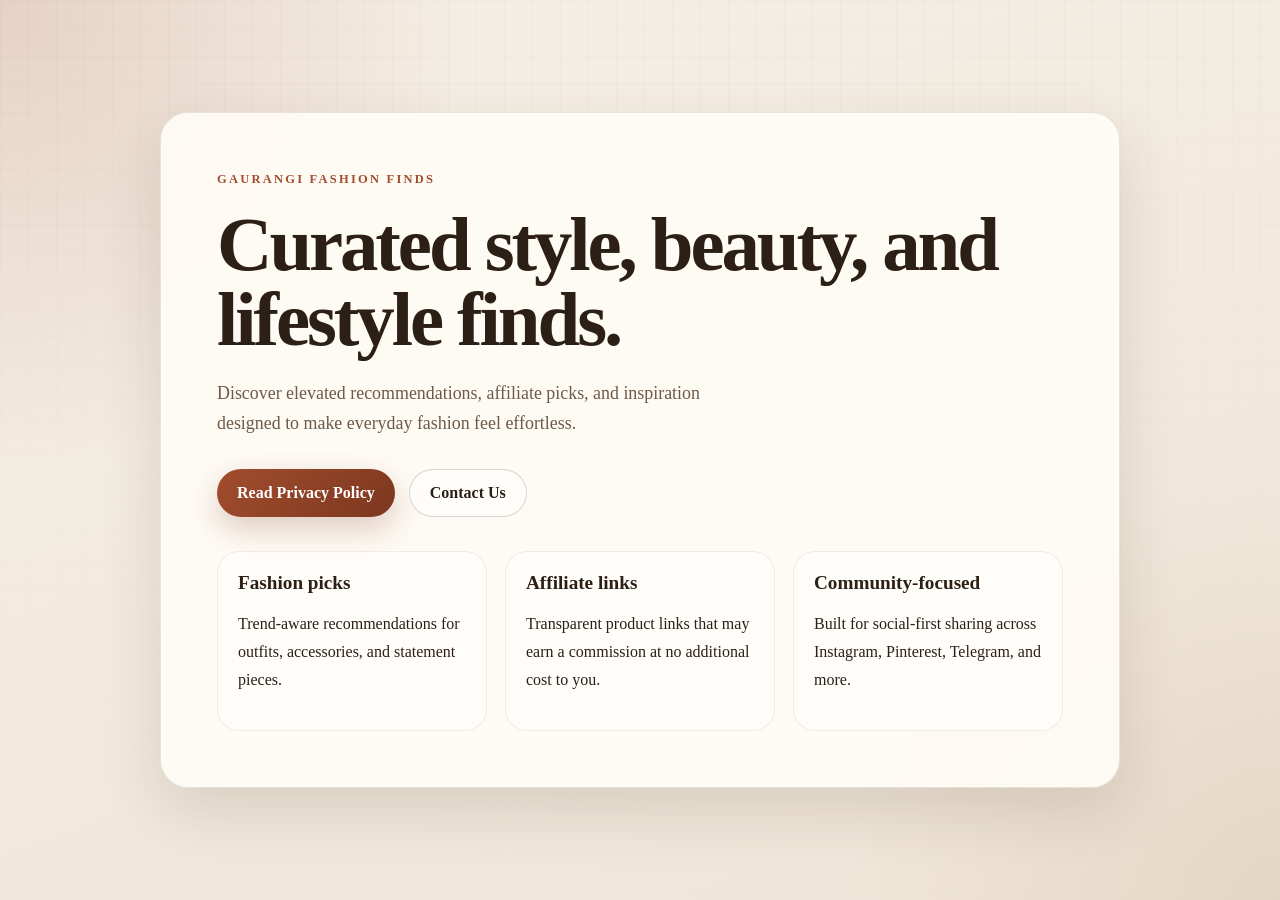
<file: index.html>
<!DOCTYPE html>
<html lang="en">
  <head>
    <meta charset="UTF-8" />
    <meta name="viewport" content="width=device-width, initial-scale=1.0" />
    <title>Gaurangi Fashion Finds</title>
    <meta
      name="description"
      content="Gaurangi Fashion Finds shares curated fashion, beauty, and lifestyle recommendations with a privacy policy and affiliate disclosure."
    />
    <link rel="stylesheet" href="styles.css" />
  </head>
  <body>
    <div class="page-shell">
      <main class="hero-card">
        <p class="eyebrow">Gaurangi Fashion Finds</p>
        <h1>Curated style, beauty, and lifestyle finds.</h1>
        <p class="lead">
          Discover elevated recommendations, affiliate picks, and inspiration designed to make
          everyday fashion feel effortless.
        </p>

        <div class="actions">
          <a class="button button-primary" href="privacy-policy.html">Read Privacy Policy</a>
          <a class="button button-secondary" href="mailto:gaurangifashionfinds@gmail.com">Contact Us</a>
        </div>

        <section class="info-grid" aria-label="Highlights">
          <article>
            <h2>Fashion picks</h2>
            <p>Trend-aware recommendations for outfits, accessories, and statement pieces.</p>
          </article>
          <article>
            <h2>Affiliate links</h2>
            <p>Transparent product links that may earn a commission at no additional cost to you.</p>
          </article>
          <article>
            <h2>Community-focused</h2>
            <p>Built for social-first sharing across Instagram, Pinterest, Telegram, and more.</p>
          </article>
        </section>
      </main>
    </div>
  </body>
</html>
</file>
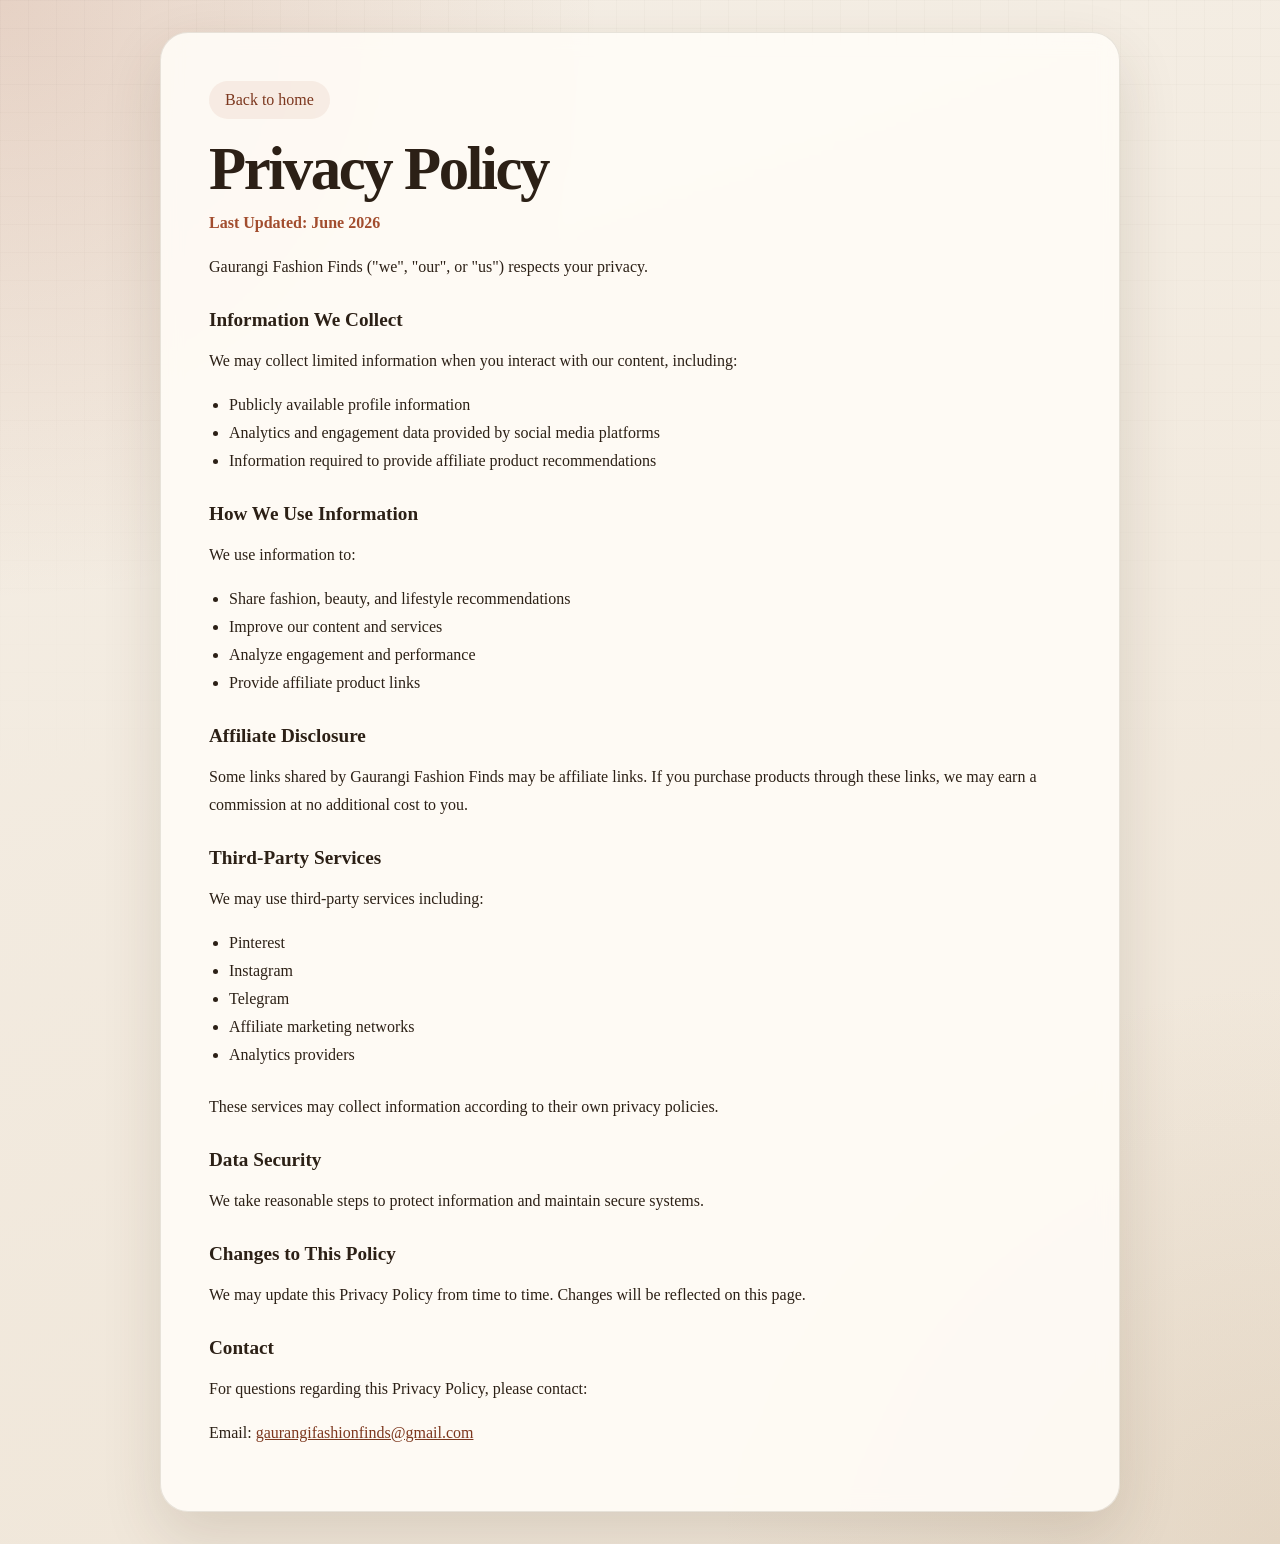
<file: privacy-policy.html>
<!DOCTYPE html>
<html lang="en">
  <head>
    <meta charset="UTF-8" />
    <meta name="viewport" content="width=device-width, initial-scale=1.0" />
    <title>Privacy Policy | Gaurangi Fashion Finds</title>
    <meta name="description" content="Privacy Policy for Gaurangi Fashion Finds." />
    <link rel="stylesheet" href="styles.css" />
  </head>
  <body>
    <div class="page-shell">
      <main class="policy-card">
        <a class="back-link" href="index.html">Back to home</a>
        <h1>Privacy Policy</h1>
        <p class="updated">Last Updated: June 2026</p>

        <p>Gaurangi Fashion Finds ("we", "our", or "us") respects your privacy.</p>

        <h2>Information We Collect</h2>
        <p>We may collect limited information when you interact with our content, including:</p>
        <ul>
          <li>Publicly available profile information</li>
          <li>Analytics and engagement data provided by social media platforms</li>
          <li>Information required to provide affiliate product recommendations</li>
        </ul>

        <h2>How We Use Information</h2>
        <p>We use information to:</p>
        <ul>
          <li>Share fashion, beauty, and lifestyle recommendations</li>
          <li>Improve our content and services</li>
          <li>Analyze engagement and performance</li>
          <li>Provide affiliate product links</li>
        </ul>

        <h2>Affiliate Disclosure</h2>
        <p>
          Some links shared by Gaurangi Fashion Finds may be affiliate links. If you purchase
          products through these links, we may earn a commission at no additional cost to you.
        </p>

        <h2>Third-Party Services</h2>
        <p>We may use third-party services including:</p>
        <ul>
          <li>Pinterest</li>
          <li>Instagram</li>
          <li>Telegram</li>
          <li>Affiliate marketing networks</li>
          <li>Analytics providers</li>
        </ul>
        <p>
          These services may collect information according to their own privacy policies.
        </p>

        <h2>Data Security</h2>
        <p>
          We take reasonable steps to protect information and maintain secure systems.
        </p>

        <h2>Changes to This Policy</h2>
        <p>
          We may update this Privacy Policy from time to time. Changes will be reflected on this
          page.
        </p>

        <h2>Contact</h2>
        <p>For questions regarding this Privacy Policy, please contact:</p>
        <p>
          Email:
          <a href="mailto:gaurangifashionfinds@gmail.com">gaurangifashionfinds@gmail.com</a>
        </p>
      </main>
    </div>
  </body>
</html>
</file>
<file: styles.css>
:root {
  color-scheme: light;
  --bg: #f5efe6;
  --bg-alt: #efe5d7;
  --card: rgba(255, 252, 247, 0.9);
  --card-border: rgba(68, 50, 31, 0.12);
  --text: #2c2016;
  --muted: #6d5a49;
  --accent: #a24d2e;
  --accent-dark: #7c371e;
  --shadow: 0 24px 60px rgba(73, 49, 28, 0.14);
  --radius: 28px;
}

* {
  box-sizing: border-box;
}

html {
  min-height: 100%;
}

body {
  margin: 0;
  font-family: Georgia, "Times New Roman", serif;
  color: var(--text);
  background:
    radial-gradient(circle at top left, rgba(162, 77, 46, 0.18), transparent 30%),
    radial-gradient(circle at right bottom, rgba(170, 136, 97, 0.16), transparent 28%),
    linear-gradient(160deg, var(--bg), var(--bg-alt));
}

body::before {
  content: "";
  position: fixed;
  inset: 0;
  background-image: linear-gradient(rgba(44, 32, 22, 0.03) 1px, transparent 1px),
    linear-gradient(90deg, rgba(44, 32, 22, 0.03) 1px, transparent 1px);
  background-size: 28px 28px;
  pointer-events: none;
  mask-image: linear-gradient(to bottom, rgba(0, 0, 0, 0.65), transparent 92%);
}

.page-shell {
  min-height: 100vh;
  display: grid;
  place-items: center;
  padding: 32px;
}

.hero-card,
.policy-card {
  width: min(100%, 960px);
  background: var(--card);
  border: 1px solid var(--card-border);
  border-radius: var(--radius);
  box-shadow: var(--shadow);
  backdrop-filter: blur(10px);
}

.hero-card {
  padding: clamp(28px, 5vw, 56px);
}

.policy-card {
  padding: clamp(24px, 4vw, 48px);
}

.eyebrow {
  margin: 0 0 16px;
  color: var(--accent);
  text-transform: uppercase;
  letter-spacing: 0.18em;
  font-size: 0.78rem;
  font-weight: 700;
}

h1 {
  margin: 0;
  font-size: clamp(2.6rem, 6vw, 5rem);
  line-height: 0.98;
  letter-spacing: -0.04em;
}

.lead {
  max-width: 60ch;
  margin: 20px 0 0;
  font-size: 1.12rem;
  line-height: 1.7;
  color: var(--muted);
}

.actions {
  display: flex;
  flex-wrap: wrap;
  gap: 14px;
  margin: 30px 0 34px;
}

.button,
.back-link {
  display: inline-flex;
  align-items: center;
  justify-content: center;
  text-decoration: none;
  transition: transform 0.2s ease, box-shadow 0.2s ease, background-color 0.2s ease;
}

.button {
  min-height: 48px;
  padding: 0 20px;
  border-radius: 999px;
  font-weight: 700;
}

.button:hover,
.back-link:hover {
  transform: translateY(-1px);
}

.button-primary {
  color: #fff;
  background: linear-gradient(135deg, var(--accent), var(--accent-dark));
  box-shadow: 0 12px 30px rgba(124, 55, 30, 0.24);
}

.button-secondary {
  color: var(--text);
  border: 1px solid rgba(44, 32, 22, 0.18);
  background: rgba(255, 255, 255, 0.58);
}

.info-grid {
  display: grid;
  grid-template-columns: repeat(3, minmax(0, 1fr));
  gap: 18px;
}

.info-grid article {
  padding: 20px;
  border-radius: 22px;
  background: rgba(255, 255, 255, 0.62);
  border: 1px solid rgba(44, 32, 22, 0.08);
}

h2 {
  margin: 0 0 10px;
  font-size: 1.2rem;
}

p,
ul {
  font-size: 1rem;
  line-height: 1.75;
}

ul {
  margin: 0 0 24px 20px;
  padding: 0;
}

.back-link {
  width: fit-content;
  margin-bottom: 20px;
  padding: 10px 16px;
  border-radius: 999px;
  color: var(--accent-dark);
  background: rgba(162, 77, 46, 0.08);
}

.updated {
  margin-top: 10px;
  color: var(--accent);
  font-weight: 700;
}

.policy-card h1 {
  font-size: clamp(2.2rem, 4.8vw, 3.8rem);
}

.policy-card h2 {
  margin-top: 28px;
}

.policy-card a {
  color: var(--accent-dark);
}

@media (max-width: 760px) {
  .page-shell {
    padding: 18px;
  }

  .info-grid {
    grid-template-columns: 1fr;
  }

  .hero-card,
  .policy-card {
    border-radius: 22px;
  }
}
</file>
